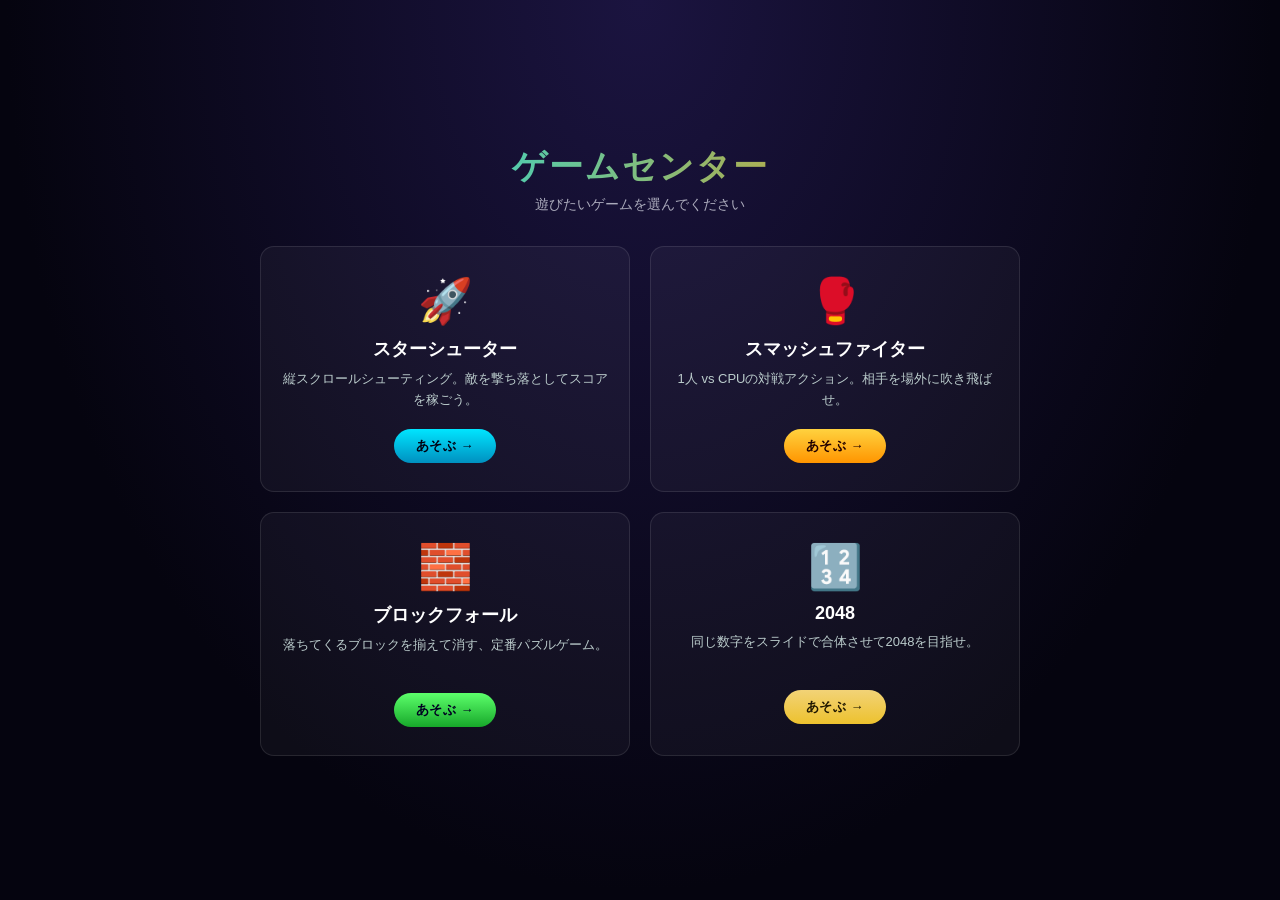
<file: index.html>
<!DOCTYPE html>
<html lang="ja">
<head>
<meta charset="UTF-8">
<meta name="viewport" content="width=device-width, initial-scale=1.0">
<title>ゲームセンター</title>
<link rel="stylesheet" href="style.css">
</head>
<body>
  <main class="hub">
    <h1>ゲームセンター</h1>
    <p class="subtitle">遊びたいゲームを選んでください</p>

    <div class="game-grid">
      <a class="game-card shooter" href="shooter/index.html">
        <div class="card-icon">🚀</div>
        <h2>スターシューター</h2>
        <p>縦スクロールシューティング。敵を撃ち落としてスコアを稼ごう。</p>
        <span class="play-btn">あそぶ &rarr;</span>
      </a>

      <a class="game-card smash" href="smash/index.html">
        <div class="card-icon">🥊</div>
        <h2>スマッシュファイター</h2>
        <p>1人 vs CPUの対戦アクション。相手を場外に吹き飛ばせ。</p>
        <span class="play-btn">あそぶ &rarr;</span>
      </a>

      <a class="game-card tetris" href="tetris/index.html">
        <div class="card-icon">🧱</div>
        <h2>ブロックフォール</h2>
        <p>落ちてくるブロックを揃えて消す、定番パズルゲーム。</p>
        <span class="play-btn">あそぶ &rarr;</span>
      </a>

      <a class="game-card twenty48" href="2048/index.html">
        <div class="card-icon">🔢</div>
        <h2>2048</h2>
        <p>同じ数字をスライドで合体させて2048を目指せ。</p>
        <span class="play-btn">あそぶ &rarr;</span>
      </a>
    </div>
  </main>
</body>
</html>
</file>
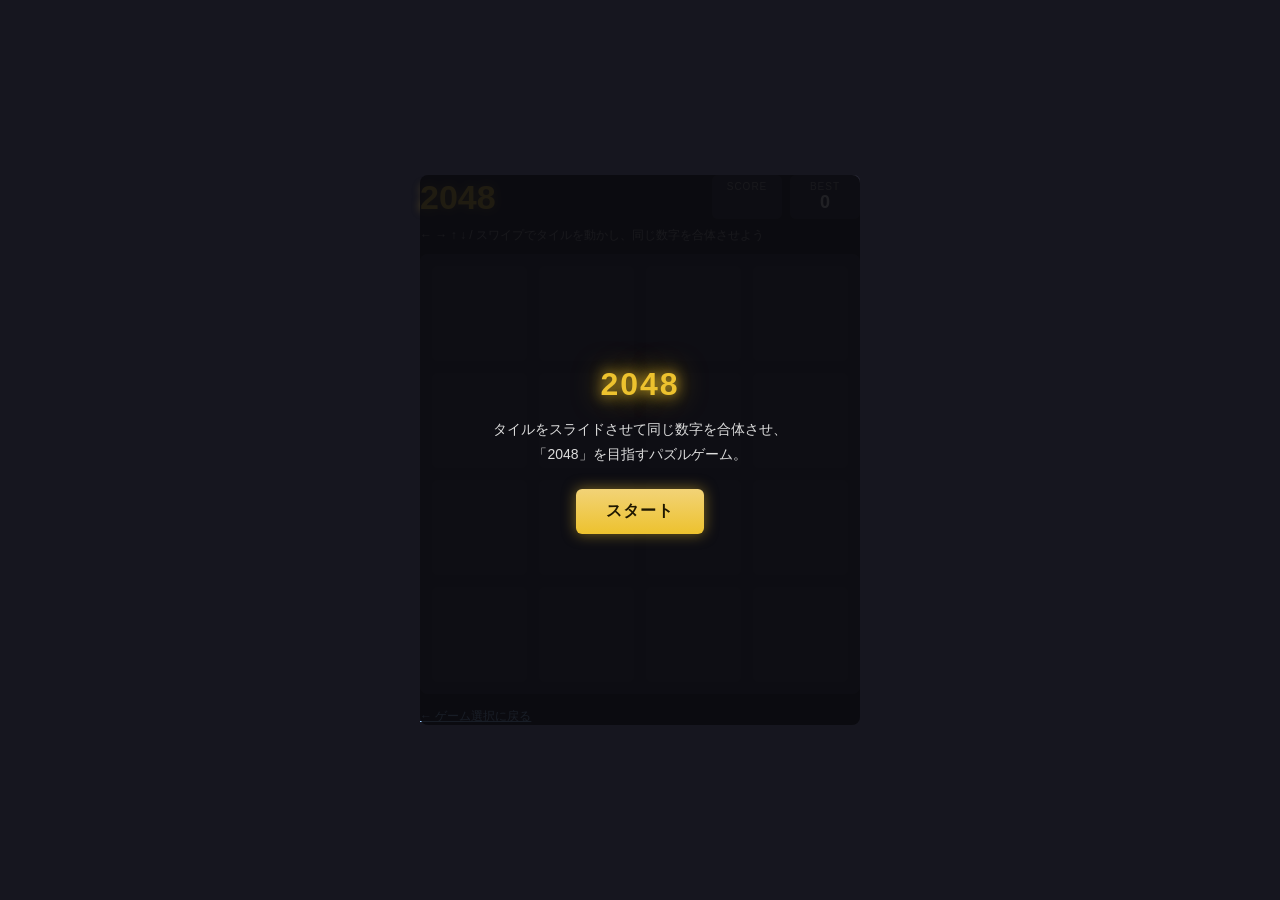
<file: 2048/index.html>
<!DOCTYPE html>
<html lang="ja">
<head>
<meta charset="UTF-8">
<meta name="viewport" content="width=device-width, initial-scale=1.0, user-scalable=no">
<title>2048</title>
<link rel="stylesheet" href="style.css">
</head>
<body>
  <div id="game-container">
    <div id="hud">
      <h1 class="logo">2048</h1>
      <div class="hud-boxes">
        <div class="hud-box">
          <div class="hud-label">SCORE</div>
          <div class="hud-value" id="score">0</div>
        </div>
        <div class="hud-box">
          <div class="hud-label">BEST</div>
          <div class="hud-value" id="best">0</div>
        </div>
      </div>
    </div>
    <p class="hint">← → ↑ ↓ / スワイプでタイルを動かし、同じ数字を合体させよう</p>

    <canvas id="game-canvas" width="440" height="440"></canvas>

    <div id="start-screen" class="overlay">
      <h1>2048</h1>
      <p>タイルをスライドさせて同じ数字を合体させ、<br>「2048」を目指すパズルゲーム。</p>
      <button id="start-btn">スタート</button>
    </div>

    <div id="win-screen" class="overlay hidden">
      <h1>2048達成!</h1>
      <p>おめでとうございます。このまま続けて高スコアを狙えます。</p>
      <button id="continue-btn">続ける</button>
    </div>

    <div id="game-over-screen" class="overlay hidden">
      <h1>GAME OVER</h1>
      <p>SCORE: <span id="final-score">0</span></p>
      <button id="restart-btn">もう一度プレイ</button>
    </div>

    <p class="back-link"><a href="../index.html">&larr; ゲーム選択に戻る</a></p>
  </div>

  <script src="game.js"></script>
</body>
</html>
</file>
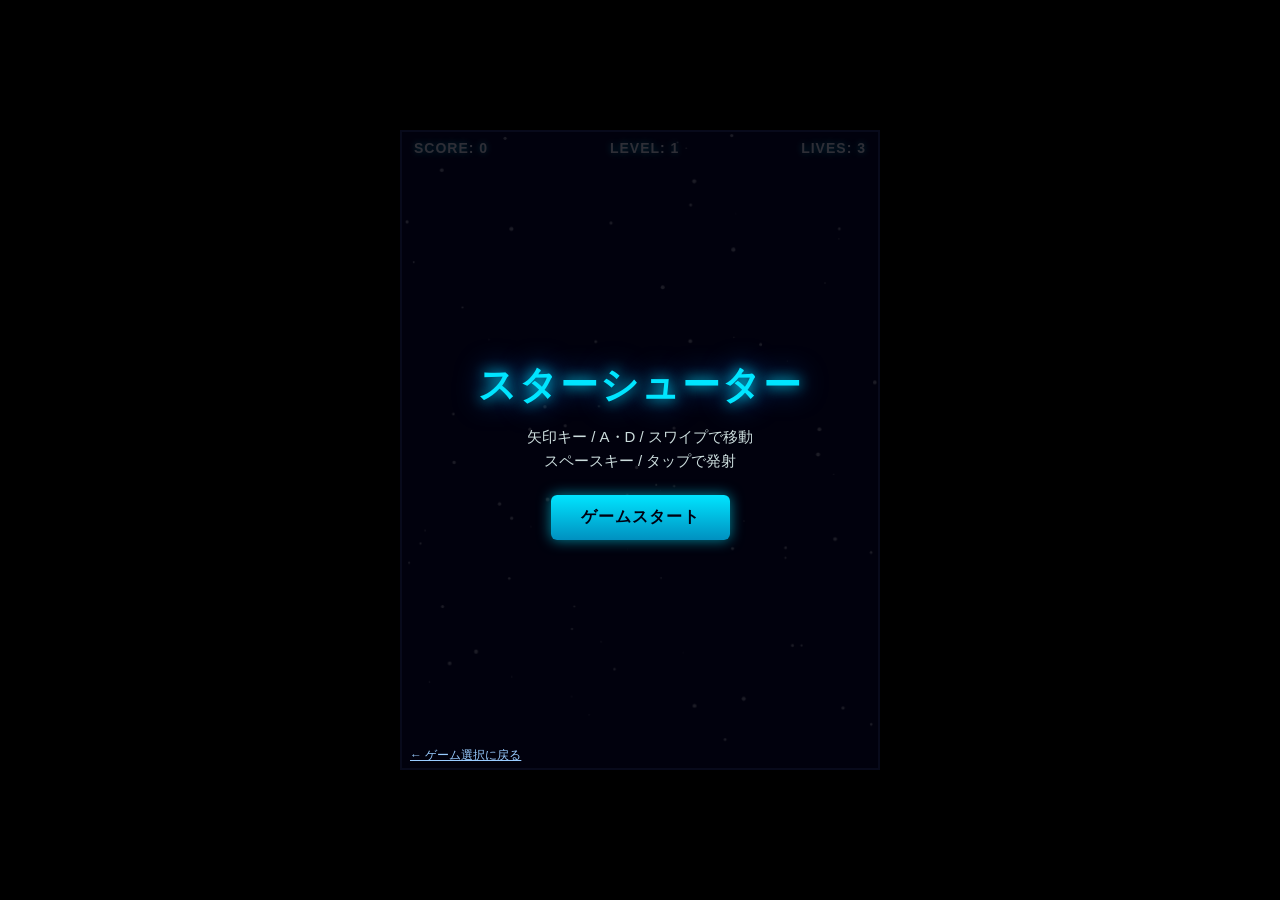
<file: shooter/index.html>
<!DOCTYPE html>
<html lang="ja">
<head>
<meta charset="UTF-8">
<meta name="viewport" content="width=device-width, initial-scale=1.0, user-scalable=no">
<title>スターシューター</title>
<link rel="stylesheet" href="style.css">
</head>
<body>
  <div id="game-container">
    <canvas id="game-canvas" width="480" height="640"></canvas>

    <div id="hud">
      <div class="hud-item">SCORE: <span id="score">0</span></div>
      <div class="hud-item">LEVEL: <span id="level">1</span></div>
      <div class="hud-item">LIVES: <span id="lives">3</span></div>
    </div>

    <div id="start-screen" class="overlay">
      <h1>スターシューター</h1>
      <p>矢印キー / A・D / スワイプで移動<br>スペースキー / タップで発射</p>
      <button id="start-btn">ゲームスタート</button>
    </div>

    <div id="game-over-screen" class="overlay hidden">
      <h1>GAME OVER</h1>
      <p>SCORE: <span id="final-score">0</span></p>
      <p id="high-score-msg"></p>
      <button id="restart-btn">もう一度プレイ</button>
    </div>

    <div id="pause-screen" class="overlay hidden">
      <h1>PAUSE</h1>
      <button id="resume-btn">再開</button>
    </div>

    <div id="touch-controls">
      <button id="btn-left" class="touch-btn">◀</button>
      <button id="btn-fire" class="touch-btn">FIRE</button>
      <button id="btn-right" class="touch-btn">▶</button>
    </div>

    <p class="back-link"><a href="../index.html">&larr; ゲーム選択に戻る</a></p>
  </div>

  <script src="game.js"></script>
</body>
</html>
</file>
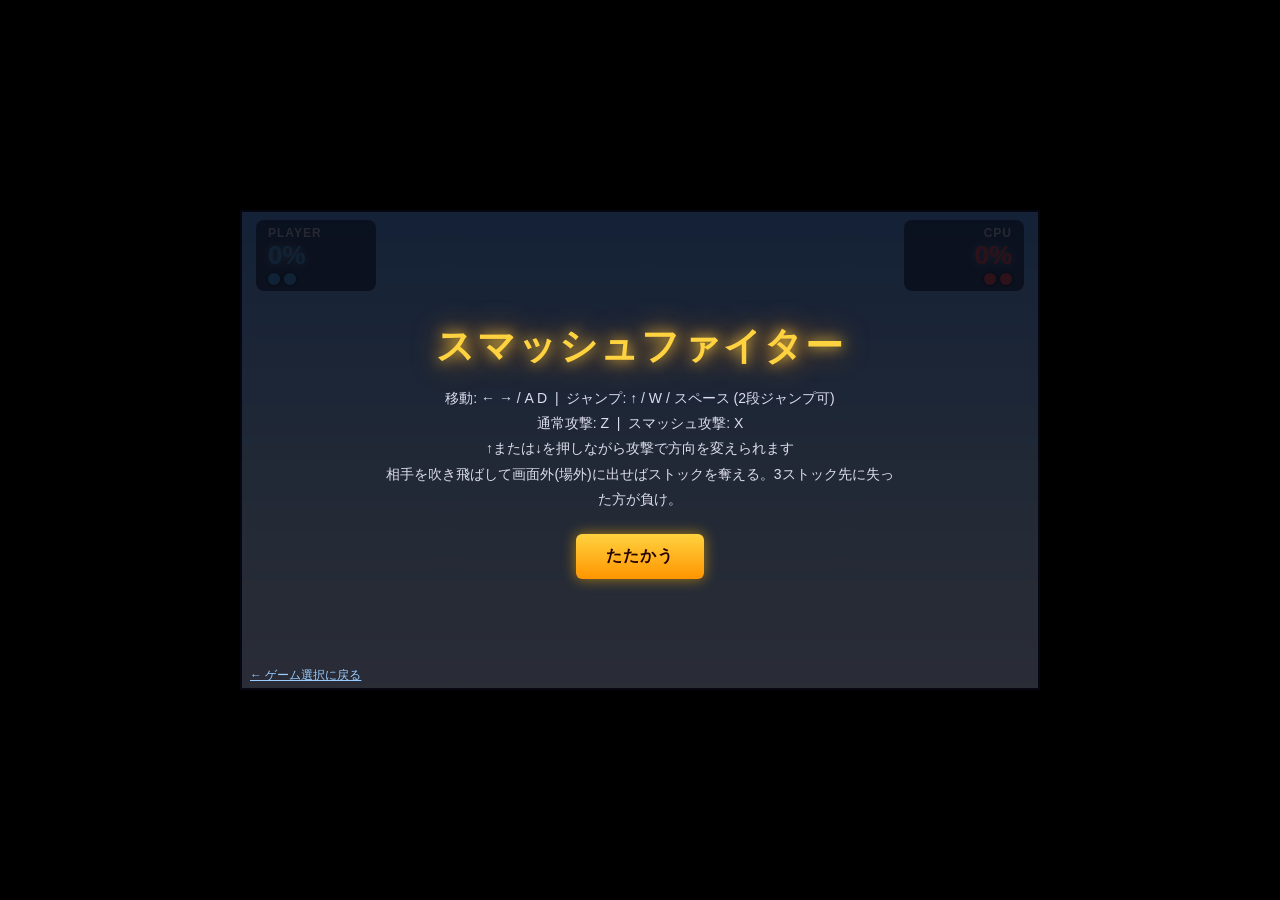
<file: smash/index.html>
<!DOCTYPE html>
<html lang="ja">
<head>
<meta charset="UTF-8">
<meta name="viewport" content="width=device-width, initial-scale=1.0, user-scalable=no">
<title>スマッシュファイター</title>
<link rel="stylesheet" href="style.css">
</head>
<body>
  <div id="game-container">
    <canvas id="game-canvas" width="800" height="480"></canvas>

    <div id="hud">
      <div class="fighter-hud" id="hud-player">
        <div class="hud-name">PLAYER</div>
        <div class="hud-percent" id="p1-percent">0%</div>
        <div class="hud-stocks" id="p1-stocks"></div>
      </div>
      <div class="fighter-hud right" id="hud-cpu">
        <div class="hud-name">CPU</div>
        <div class="hud-percent" id="p2-percent">0%</div>
        <div class="hud-stocks" id="p2-stocks"></div>
      </div>
    </div>

    <div id="start-screen" class="overlay">
      <h1>スマッシュファイター</h1>
      <p>
        移動: ← → / A D&nbsp;&nbsp;|&nbsp;&nbsp;ジャンプ: ↑ / W / スペース (2段ジャンプ可)<br>
        通常攻撃: Z&nbsp;&nbsp;|&nbsp;&nbsp;スマッシュ攻撃: X<br>
        ↑または↓を押しながら攻撃で方向を変えられます<br>
        相手を吹き飛ばして画面外(場外)に出せばストックを奪える。3ストック先に失った方が負け。
      </p>
      <button id="start-btn">たたかう</button>
    </div>

    <div id="game-over-screen" class="overlay hidden">
      <h1 id="result-title">WIN!</h1>
      <button id="restart-btn">もう一度たたかう</button>
    </div>

    <div id="pause-screen" class="overlay hidden">
      <h1>PAUSE</h1>
      <button id="resume-btn">再開</button>
    </div>

    <div id="touch-controls">
      <div class="touch-left">
        <button id="btn-left" class="touch-btn">◀</button>
        <button id="btn-right" class="touch-btn">▶</button>
        <button id="btn-jump" class="touch-btn">▲</button>
      </div>
      <div class="touch-right">
        <button id="btn-attack" class="touch-btn atk">Z</button>
        <button id="btn-smash" class="touch-btn smash">X</button>
      </div>
    </div>

    <p class="back-link"><a href="../index.html">&larr; ゲーム選択に戻る</a></p>
  </div>

  <script src="game.js"></script>
</body>
</html>
</file>
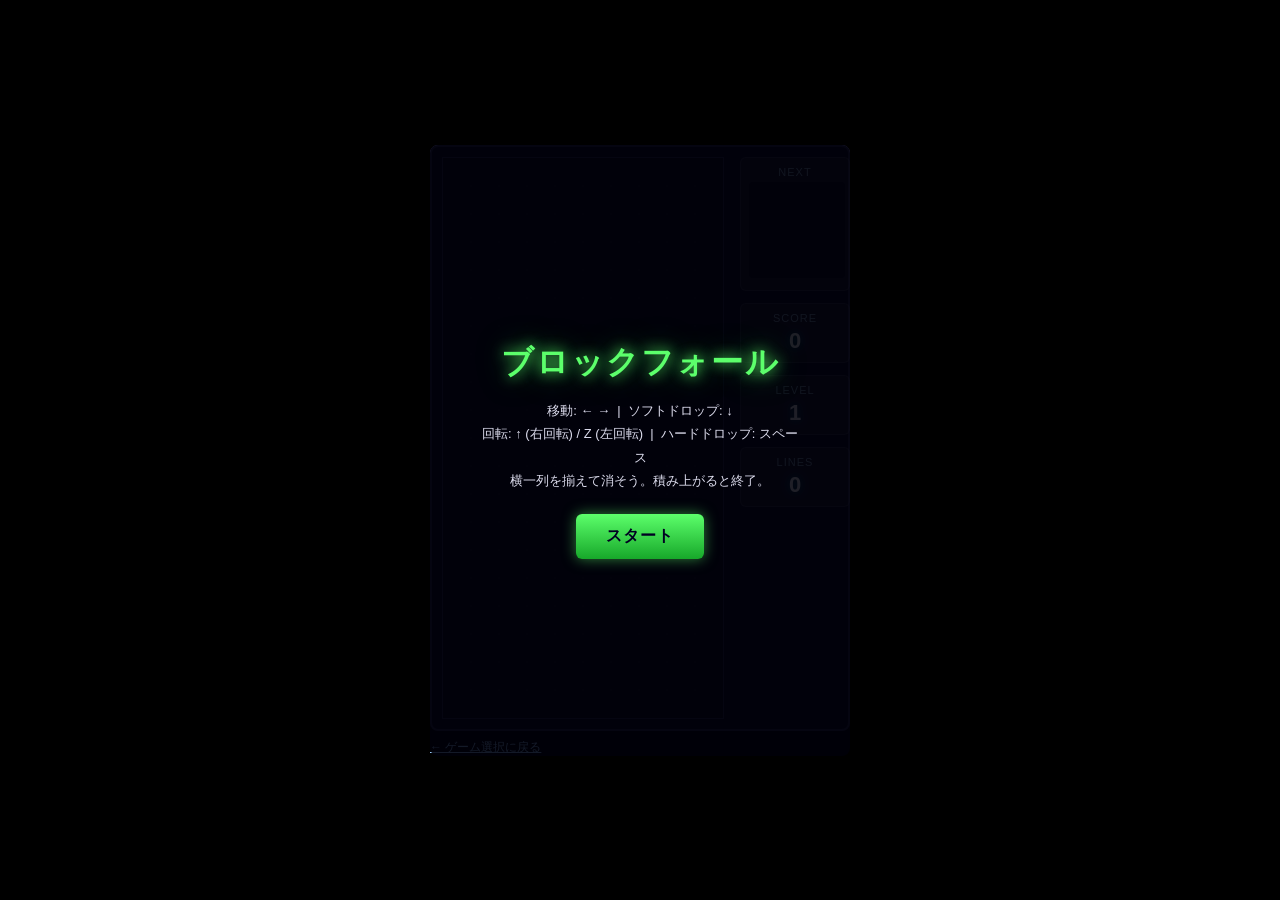
<file: tetris/index.html>
<!DOCTYPE html>
<html lang="ja">
<head>
<meta charset="UTF-8">
<meta name="viewport" content="width=device-width, initial-scale=1.0, user-scalable=no">
<title>ブロックフォール</title>
<link rel="stylesheet" href="style.css">
</head>
<body>
  <div id="game-container">
    <div class="play-area">
      <canvas id="game-canvas" width="280" height="560"></canvas>

      <div id="side-panel">
        <div class="panel-box">
          <div class="panel-label">NEXT</div>
          <canvas id="next-canvas" width="96" height="96"></canvas>
        </div>
        <div class="panel-box">
          <div class="panel-label">SCORE</div>
          <div class="panel-value" id="score">0</div>
        </div>
        <div class="panel-box">
          <div class="panel-label">LEVEL</div>
          <div class="panel-value" id="level">1</div>
        </div>
        <div class="panel-box">
          <div class="panel-label">LINES</div>
          <div class="panel-value" id="lines">0</div>
        </div>
      </div>
    </div>

    <div id="start-screen" class="overlay">
      <h1>ブロックフォール</h1>
      <p>
        移動: ← →&nbsp;&nbsp;|&nbsp;&nbsp;ソフトドロップ: ↓<br>
        回転: ↑ (右回転) / Z (左回転)&nbsp;&nbsp;|&nbsp;&nbsp;ハードドロップ: スペース<br>
        横一列を揃えて消そう。積み上がると終了。
      </p>
      <button id="start-btn">スタート</button>
    </div>

    <div id="game-over-screen" class="overlay hidden">
      <h1>GAME OVER</h1>
      <p>SCORE: <span id="final-score">0</span></p>
      <button id="restart-btn">もう一度プレイ</button>
    </div>

    <div id="pause-screen" class="overlay hidden">
      <h1>PAUSE</h1>
      <button id="resume-btn">再開</button>
    </div>

    <div id="touch-controls">
      <button id="btn-left" class="touch-btn">◀</button>
      <button id="btn-rotate" class="touch-btn">⟳</button>
      <button id="btn-right" class="touch-btn">▶</button>
      <button id="btn-down" class="touch-btn">▼</button>
      <button id="btn-drop" class="touch-btn wide">DROP</button>
    </div>

    <p class="back-link"><a href="../index.html">&larr; ゲーム選択に戻る</a></p>
  </div>

  <script src="game.js"></script>
</body>
</html>
</file>
<file: style.css>
* {
  margin: 0;
  padding: 0;
  box-sizing: border-box;
}

html, body {
  min-height: 100%;
  background: radial-gradient(ellipse at top, #1b1440 0%, #05040f 70%);
  color: #fff;
  font-family: "Segoe UI", "Hiragino Sans", sans-serif;
}

body {
  display: flex;
  align-items: center;
  justify-content: center;
  min-height: 100vh;
  padding: 24px;
}

.hub {
  width: 100%;
  max-width: 760px;
  text-align: center;
}

.hub h1 {
  font-size: 34px;
  letter-spacing: 2px;
  background: linear-gradient(90deg, #00e5ff, #ff9500);
  -webkit-background-clip: text;
  background-clip: text;
  color: transparent;
  margin-bottom: 6px;
}

.subtitle {
  color: #aab;
  margin-bottom: 32px;
  font-size: 14px;
}

.game-grid {
  display: grid;
  grid-template-columns: repeat(auto-fit, minmax(260px, 1fr));
  gap: 20px;
}

.game-card {
  display: flex;
  flex-direction: column;
  align-items: center;
  text-align: center;
  text-decoration: none;
  color: inherit;
  background: rgba(255, 255, 255, 0.04);
  border: 1px solid rgba(255, 255, 255, 0.1);
  border-radius: 14px;
  padding: 28px 20px;
  transition: transform 0.15s ease, border-color 0.15s ease, box-shadow 0.15s ease;
}

.game-card:hover,
.game-card:active {
  transform: translateY(-4px);
}

.game-card.shooter:hover { border-color: #00e5ff; box-shadow: 0 8px 24px rgba(0, 229, 255, 0.25); }
.game-card.smash:hover { border-color: #ff9500; box-shadow: 0 8px 24px rgba(255, 149, 0, 0.25); }
.game-card.tetris:hover { border-color: #5cff6b; box-shadow: 0 8px 24px rgba(92, 255, 107, 0.25); }
.game-card.twenty48:hover { border-color: #edc22e; box-shadow: 0 8px 24px rgba(237, 194, 46, 0.25); }

.card-icon {
  font-size: 44px;
  margin-bottom: 10px;
}

.game-card h2 {
  font-size: 18px;
  margin-bottom: 8px;
}

.game-card p {
  font-size: 13px;
  color: #bcc;
  line-height: 1.6;
  margin-bottom: 18px;
  min-height: 40px;
}

.play-btn {
  padding: 8px 22px;
  border-radius: 999px;
  font-size: 13px;
  font-weight: bold;
  letter-spacing: 0.5px;
}

.game-card.shooter .play-btn {
  background: linear-gradient(180deg, #00e5ff, #0090c0);
  color: #001;
}

.game-card.smash .play-btn {
  background: linear-gradient(180deg, #ffd23f, #ff9500);
  color: #200;
}

.game-card.tetris .play-btn {
  background: linear-gradient(180deg, #5cff6b, #17a82a);
  color: #002;
}

.game-card.twenty48 .play-btn {
  background: linear-gradient(180deg, #f2d377, #edc22e);
  color: #201800;
}
</file>
<file: 2048/style.css>
* {
  margin: 0;
  padding: 0;
  box-sizing: border-box;
}

html, body {
  min-height: 100%;
  background: #16161f;
  overflow-x: hidden;
  touch-action: none;
}

body {
  display: flex;
  align-items: center;
  justify-content: center;
  min-height: 100vh;
  font-family: "Segoe UI", "Hiragino Sans", sans-serif;
  color: #eee;
  padding: 16px;
}

#game-container {
  position: relative;
  width: 440px;
  max-width: 100%;
}

#hud {
  display: flex;
  justify-content: space-between;
  align-items: center;
  margin-bottom: 8px;
}

.logo {
  font-size: 34px;
  font-weight: 900;
  color: #edc22e;
  text-shadow: 0 0 10px rgba(237, 194, 46, 0.5);
}

.hud-boxes {
  display: flex;
  gap: 8px;
}

.hud-box {
  background: #2c2c3a;
  border-radius: 6px;
  padding: 6px 14px;
  text-align: center;
  min-width: 70px;
}

.hud-label {
  font-size: 10px;
  color: #999;
  letter-spacing: 1px;
}

.hud-value {
  font-size: 18px;
  font-weight: 900;
}

.hint {
  font-size: 12px;
  color: #999;
  margin-bottom: 10px;
}

#game-canvas {
  display: block;
  width: 100%;
  height: auto;
  aspect-ratio: 1 / 1;
  background: #2c2c3a;
  border-radius: 8px;
}

.overlay {
  position: absolute;
  inset: 0;
  top: 0;
  display: flex;
  flex-direction: column;
  align-items: center;
  justify-content: center;
  gap: 14px;
  background: rgba(10, 10, 15, 0.9);
  text-align: center;
  padding: 20px;
  border-radius: 8px;
}

.overlay.hidden {
  display: none;
}

.overlay h1 {
  font-size: 32px;
  letter-spacing: 2px;
  color: #edc22e;
  text-shadow: 0 0 14px #edc22e, 0 0 30px #9c7a00;
}

.overlay p {
  font-size: 14px;
  line-height: 1.8;
  color: #ddd;
  max-width: 320px;
}

.overlay button {
  margin-top: 8px;
  padding: 12px 30px;
  font-size: 16px;
  font-weight: bold;
  color: #201800;
  background: linear-gradient(180deg, #f2d377, #edc22e);
  border: none;
  border-radius: 6px;
  cursor: pointer;
  box-shadow: 0 0 14px rgba(237, 194, 46, 0.5);
  letter-spacing: 1px;
}

.overlay button:active {
  transform: scale(0.96);
}

.back-link {
  margin-top: 14px;
  font-size: 12px;
}

.back-link a {
  color: #9cf;
}
</file>
<file: shooter/style.css>
* {
  margin: 0;
  padding: 0;
  box-sizing: border-box;
}

html, body {
  height: 100%;
  background: #000;
  overflow: hidden;
  touch-action: none;
}

body {
  display: flex;
  align-items: center;
  justify-content: center;
  font-family: "Segoe UI", "Hiragino Sans", sans-serif;
  color: #fff;
}

#game-container {
  position: relative;
  width: 480px;
  height: 640px;
  max-width: 100vw;
  max-height: 100vh;
}

#game-canvas {
  display: block;
  width: 100%;
  height: 100%;
  background: radial-gradient(ellipse at center, #0a0a2a 0%, #000000 100%);
  border: 2px solid #2a3a6a;
}

#hud {
  position: absolute;
  top: 10px;
  left: 0;
  right: 0;
  display: flex;
  justify-content: space-between;
  padding: 0 14px;
  font-size: 14px;
  font-weight: bold;
  text-shadow: 0 0 6px #00e5ff;
  pointer-events: none;
  letter-spacing: 1px;
}

.overlay {
  position: absolute;
  inset: 0;
  display: flex;
  flex-direction: column;
  align-items: center;
  justify-content: center;
  gap: 14px;
  background: rgba(0, 0, 10, 0.82);
  text-align: center;
  padding: 20px;
}

.overlay.hidden {
  display: none;
}

.overlay h1 {
  font-size: 38px;
  letter-spacing: 2px;
  color: #00e5ff;
  text-shadow: 0 0 14px #00e5ff, 0 0 30px #0077ff;
}

.overlay p {
  font-size: 15px;
  line-height: 1.6;
  color: #cdd;
}

.overlay button {
  margin-top: 8px;
  padding: 12px 30px;
  font-size: 16px;
  font-weight: bold;
  color: #001;
  background: linear-gradient(180deg, #00e5ff, #0090c0);
  border: none;
  border-radius: 6px;
  cursor: pointer;
  box-shadow: 0 0 14px rgba(0, 229, 255, 0.6);
  letter-spacing: 1px;
}

.overlay button:active {
  transform: scale(0.96);
}

.back-link {
  position: absolute;
  bottom: 6px;
  left: 10px;
  font-size: 12px;
}

.back-link a {
  color: #9cf;
}

#touch-controls {
  position: absolute;
  bottom: 16px;
  left: 0;
  right: 0;
  display: none;
  justify-content: space-between;
  padding: 0 20px;
}

.touch-btn {
  width: 64px;
  height: 64px;
  border-radius: 50%;
  border: 2px solid rgba(0, 229, 255, 0.7);
  background: rgba(0, 60, 90, 0.55);
  color: #00e5ff;
  font-size: 18px;
  font-weight: bold;
  user-select: none;
  touch-action: none;
}

#btn-fire {
  width: 84px;
  height: 84px;
  background: rgba(255, 60, 60, 0.4);
  border-color: rgba(255, 120, 120, 0.8);
  color: #ffdddd;
}

@media (hover: none) and (pointer: coarse) {
  #touch-controls {
    display: flex;
  }
}
</file>
<file: smash/style.css>
* {
  margin: 0;
  padding: 0;
  box-sizing: border-box;
}

html, body {
  height: 100%;
  background: #000;
  overflow: hidden;
  touch-action: none;
}

body {
  display: flex;
  align-items: center;
  justify-content: center;
  font-family: "Segoe UI", "Hiragino Sans", sans-serif;
  color: #fff;
}

#game-container {
  position: relative;
  width: 800px;
  height: 480px;
  max-width: 100vw;
  max-height: 100vh;
}

#game-canvas {
  display: block;
  width: 100%;
  height: 100%;
  background: linear-gradient(180deg, #6fb7ff 0%, #bfe6ff 60%, #e8f7ff 100%);
  border: 2px solid #223;
}

#hud {
  position: absolute;
  top: 10px;
  left: 0;
  right: 0;
  display: flex;
  justify-content: space-between;
  padding: 0 16px;
  pointer-events: none;
}

.fighter-hud {
  background: rgba(0, 0, 0, 0.5);
  border-radius: 8px;
  padding: 6px 12px;
  min-width: 120px;
  text-align: left;
}

.fighter-hud.right {
  text-align: right;
}

.hud-name {
  font-size: 12px;
  font-weight: bold;
  letter-spacing: 1px;
  opacity: 0.8;
}

.hud-percent {
  font-size: 26px;
  font-weight: 900;
  text-shadow: 0 0 8px rgba(255, 255, 255, 0.5);
}

#hud-player .hud-percent { color: #58c4ff; }
#hud-cpu .hud-percent { color: #ff6262; }

.hud-stocks {
  display: flex;
  gap: 4px;
  margin-top: 2px;
}

.fighter-hud.right .hud-stocks {
  justify-content: flex-end;
}

.stock-dot {
  width: 12px;
  height: 12px;
  border-radius: 50%;
  background: #58c4ff;
  box-shadow: 0 0 4px rgba(0,0,0,0.6);
}

#hud-cpu .stock-dot { background: #ff6262; }

.overlay {
  position: absolute;
  inset: 0;
  display: flex;
  flex-direction: column;
  align-items: center;
  justify-content: center;
  gap: 14px;
  background: rgba(0, 0, 10, 0.82);
  text-align: center;
  padding: 20px;
}

.overlay.hidden {
  display: none;
}

.overlay h1 {
  font-size: 38px;
  letter-spacing: 2px;
  color: #ffd23f;
  text-shadow: 0 0 14px #ffd23f, 0 0 30px #ff7a00;
}

.overlay p {
  font-size: 14px;
  line-height: 1.8;
  color: #dde;
  max-width: 520px;
}

.overlay button {
  margin-top: 8px;
  padding: 12px 30px;
  font-size: 16px;
  font-weight: bold;
  color: #200;
  background: linear-gradient(180deg, #ffd23f, #ff9500);
  border: none;
  border-radius: 6px;
  cursor: pointer;
  box-shadow: 0 0 14px rgba(255, 180, 0, 0.6);
  letter-spacing: 1px;
}

.overlay button:active {
  transform: scale(0.96);
}

.back-link {
  position: absolute;
  bottom: 6px;
  left: 10px;
  font-size: 12px;
}

.back-link a {
  color: #9cf;
}

#touch-controls {
  position: absolute;
  bottom: 16px;
  left: 0;
  right: 0;
  display: none;
  justify-content: space-between;
  padding: 0 16px;
}

.touch-left, .touch-right {
  display: flex;
  gap: 10px;
  align-items: flex-end;
}

.touch-btn {
  width: 56px;
  height: 56px;
  border-radius: 50%;
  border: 2px solid rgba(255, 255, 255, 0.7);
  background: rgba(30, 30, 40, 0.55);
  color: #fff;
  font-size: 16px;
  font-weight: bold;
  user-select: none;
  touch-action: none;
}

.touch-btn.atk {
  background: rgba(70, 140, 255, 0.5);
}

.touch-btn.smash {
  background: rgba(255, 70, 70, 0.5);
  width: 66px;
  height: 66px;
}

@media (hover: none) and (pointer: coarse) {
  #touch-controls {
    display: flex;
  }
}
</file>
<file: tetris/style.css>
* {
  margin: 0;
  padding: 0;
  box-sizing: border-box;
}

html, body {
  height: 100%;
  background: #000;
  overflow: hidden;
  touch-action: none;
}

body {
  display: flex;
  align-items: center;
  justify-content: center;
  font-family: "Segoe UI", "Hiragino Sans", sans-serif;
  color: #fff;
}

#game-container {
  position: relative;
  width: 420px;
  max-width: 100vw;
  max-height: 100vh;
}

.play-area {
  display: flex;
  gap: 16px;
  background: #0a0a1a;
  border: 2px solid #2a2a4a;
  padding: 10px;
  border-radius: 8px;
}

#game-canvas {
  background: #05050f;
  border: 1px solid #2a2a4a;
  display: block;
}

#side-panel {
  display: flex;
  flex-direction: column;
  gap: 12px;
  width: 110px;
}

.panel-box {
  background: rgba(255, 255, 255, 0.05);
  border: 1px solid rgba(255, 255, 255, 0.12);
  border-radius: 6px;
  padding: 8px;
  text-align: center;
}

.panel-label {
  font-size: 11px;
  letter-spacing: 1px;
  color: #8ab;
  margin-bottom: 4px;
}

.panel-value {
  font-size: 22px;
  font-weight: 900;
  color: #fff;
  text-shadow: 0 0 8px rgba(0, 229, 255, 0.5);
}

#next-canvas {
  width: 96px;
  height: 96px;
  background: #05050f;
  border-radius: 4px;
}

.overlay {
  position: absolute;
  inset: 0;
  display: flex;
  flex-direction: column;
  align-items: center;
  justify-content: center;
  gap: 14px;
  background: rgba(0, 0, 10, 0.88);
  text-align: center;
  padding: 20px;
  border-radius: 8px;
}

.overlay.hidden {
  display: none;
}

.overlay h1 {
  font-size: 32px;
  letter-spacing: 2px;
  color: #5cff6b;
  text-shadow: 0 0 14px #5cff6b, 0 0 30px #1a8a2a;
}

.overlay p {
  font-size: 13px;
  line-height: 1.8;
  color: #dde;
  max-width: 320px;
}

.overlay button {
  margin-top: 8px;
  padding: 12px 30px;
  font-size: 16px;
  font-weight: bold;
  color: #002;
  background: linear-gradient(180deg, #5cff6b, #17a82a);
  border: none;
  border-radius: 6px;
  cursor: pointer;
  box-shadow: 0 0 14px rgba(92, 255, 107, 0.5);
  letter-spacing: 1px;
}

.overlay button:active {
  transform: scale(0.96);
}

.back-link {
  margin-top: 8px;
  font-size: 12px;
  text-align: left;
}

.back-link a {
  color: #9cf;
}

#touch-controls {
  display: none;
  flex-wrap: wrap;
  gap: 8px;
  justify-content: center;
  margin-top: 12px;
}

.touch-btn {
  width: 52px;
  height: 52px;
  border-radius: 12px;
  border: 2px solid rgba(255, 255, 255, 0.5);
  background: rgba(30, 30, 40, 0.6);
  color: #fff;
  font-size: 16px;
  font-weight: bold;
  user-select: none;
  touch-action: none;
}

.touch-btn.wide {
  width: 140px;
  background: rgba(255, 90, 90, 0.4);
}

@media (hover: none) and (pointer: coarse) {
  #touch-controls {
    display: flex;
  }
}
</file>
